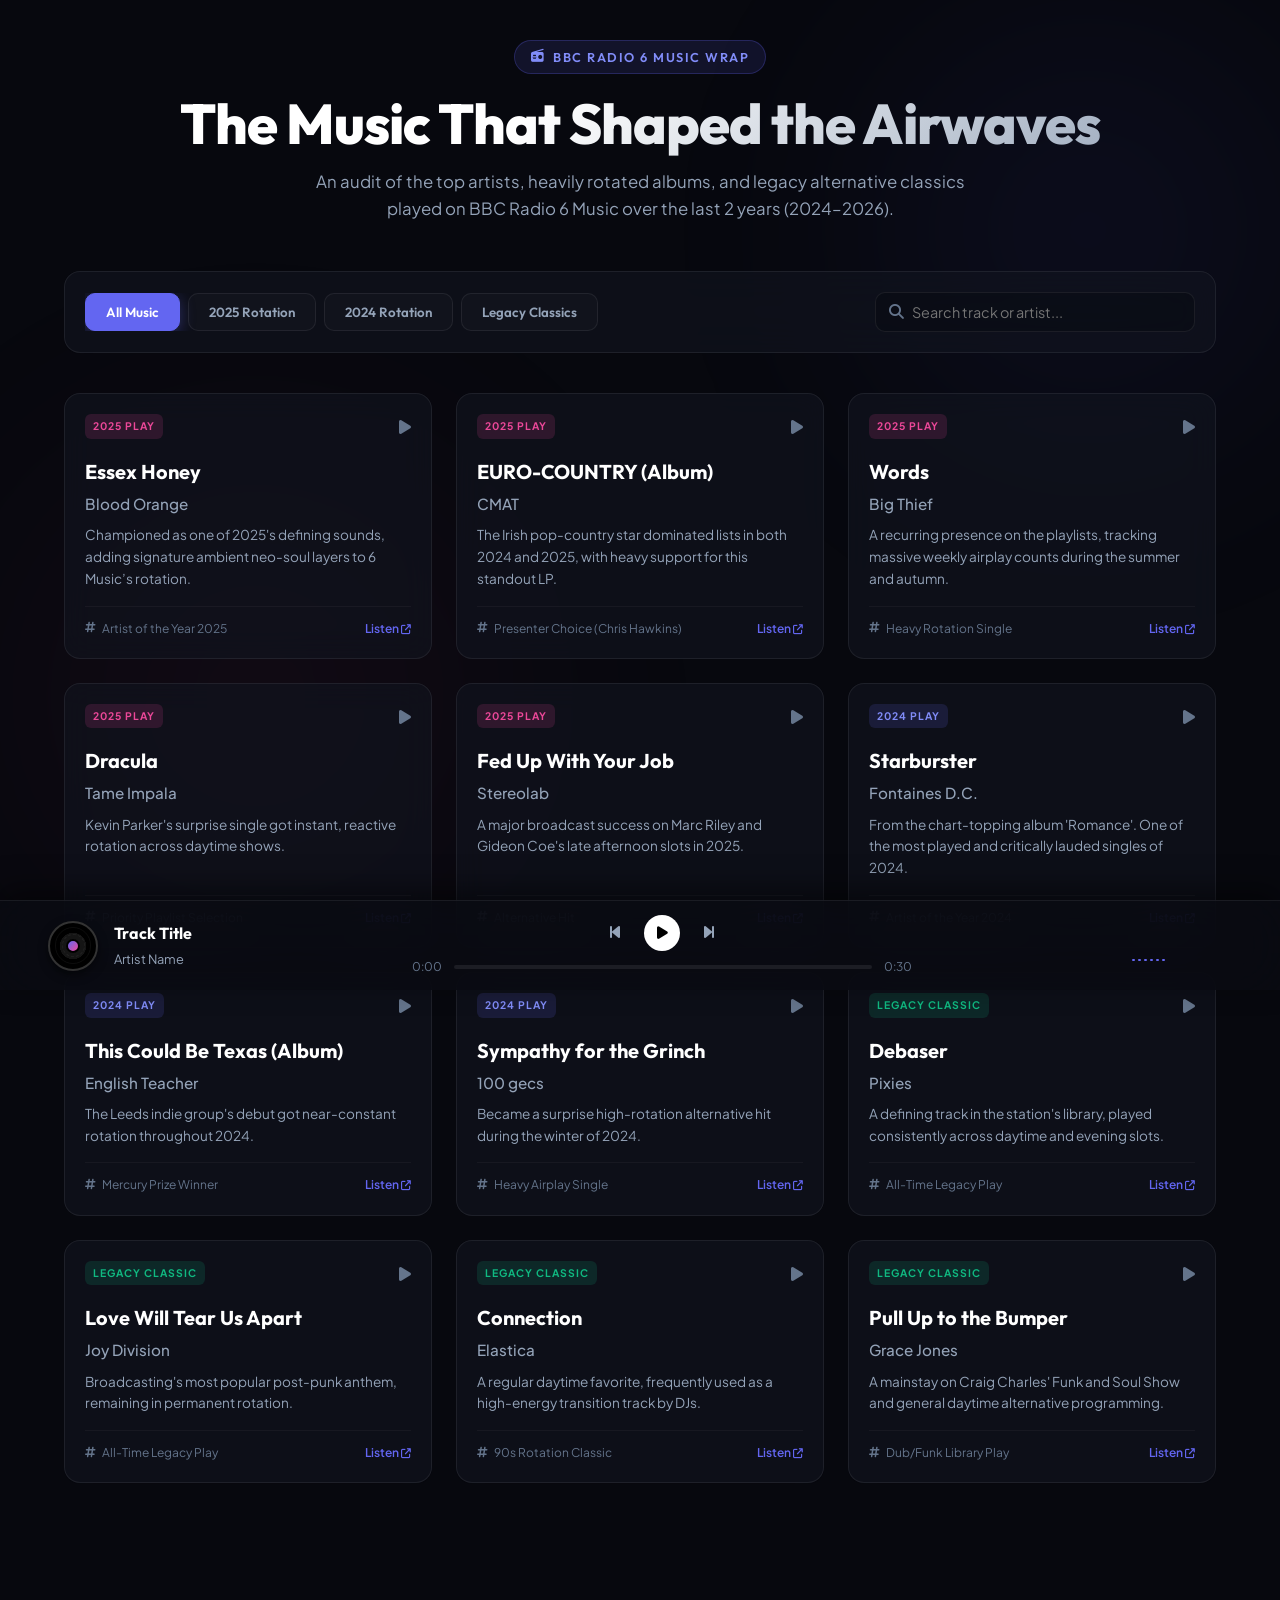
<file: music_summary.html>
<!DOCTYPE html>
<html lang="en">
<head>
    <meta charset="UTF-8">
    <meta name="viewport" content="width=device-width, initial-scale=1.0">
    <title>BBC Radio 6 Music - 2-Year Airplay Wrap</title>
    <meta name="description" content="Explore the top artists, heavily rotated albums, and alternative legacy classics on BBC Radio 6 Music over the last 2 years (2024-2026).">
    
    <!-- Google Fonts -->
    <link rel="preconnect" href="https://fonts.googleapis.com">
    <link rel="preconnect" href="https://fonts.gstatic.com" crossorigin>
    <link href="https://fonts.googleapis.com/css2?family=Outfit:wght@300;400;500;600;700;800&family=Plus+Jakarta+Sans:wght@300;400;500;600;700&display=swap" rel="stylesheet">
    
    <!-- FontAwesome Icons -->
    <link rel="stylesheet" href="https://cdnjs.cloudflare.com/ajax/libs/font-awesome/6.4.0/css/all.min.css">
    
    <style>
        /* ==========================================================================
           Design System & Variables
           ========================================================================== */
        :root {
            --bg-dark: #07080e;
            --bg-card: rgba(18, 20, 32, 0.65);
            --border-glass: rgba(255, 255, 255, 0.07);
            --color-primary: #6366f1; /* Neon Indigo */
            --color-secondary: #ec4899; /* Neon Pink/Magenta */
            --color-accent: #10b981; /* Neon Emerald */
            --text-main: #f1f5f9;
            --text-sub: #94a3b8;
            --text-muted: #64748b;
            --font-heading: 'Outfit', sans-serif;
            --font-body: 'Plus Jakarta Sans', sans-serif;
            --transition: 0.3s cubic-bezier(0.4, 0, 0.2, 1);
        }

        /* ==========================================================================
           Base Styles
           ========================================================================== */
        * {
            box-sizing: border-box;
            margin: 0;
            padding: 0;
        }

        body {
            background-color: var(--bg-dark);
            color: var(--text-main);
            font-family: var(--font-body);
            overflow-x: hidden;
            min-height: 100vh;
            line-height: 1.6;
        }

        /* Ambient Glow Background Orbs */
        .glow-bg {
            position: fixed;
            width: 100vw;
            height: 100vh;
            top: 0;
            left: 0;
            z-index: -1;
            pointer-events: none;
            overflow: hidden;
        }

        .orb {
            position: absolute;
            border-radius: 50%;
            filter: blur(120px);
            opacity: 0.35;
        }

        .orb-indigo {
            width: 50vw;
            height: 50vw;
            top: -10%;
            right: -10%;
            background: radial-gradient(circle, rgba(99, 102, 241, 0.3) 0%, transparent 70%);
        }

        .orb-pink {
            width: 60vw;
            height: 60vw;
            bottom: -20%;
            left: -10%;
            background: radial-gradient(circle, rgba(236, 72, 153, 0.2) 0%, transparent 70%);
        }

        /* Scrollbars */
        ::-webkit-scrollbar {
            width: 8px;
        }
        ::-webkit-scrollbar-track {
            background: rgba(0, 0, 0, 0.2);
        }
        ::-webkit-scrollbar-thumb {
            background: rgba(255, 255, 255, 0.08);
            border-radius: 4px;
        }
        ::-webkit-scrollbar-thumb:hover {
            background: rgba(255, 255, 255, 0.15);
        }

        /* ==========================================================================
           Layout Container
           ========================================================================== */
        .container {
            max-width: 1200px;
            margin: 0 auto;
            padding: 2.5rem 1.5rem 10rem 1.5rem; /* Padding bottom for the fixed player */
        }

        /* ==========================================================================
           Header Styling
           ========================================================================== */
        header {
            text-align: center;
            margin-bottom: 3rem;
            position: relative;
        }

        .header-badge {
            background: rgba(99, 102, 241, 0.12);
            border: 1px solid rgba(99, 102, 241, 0.25);
            color: #818cf8;
            padding: 0.35rem 1rem;
            border-radius: 20px;
            font-family: var(--font-heading);
            font-weight: 600;
            font-size: 0.8rem;
            letter-spacing: 1.5px;
            text-transform: uppercase;
            display: inline-flex;
            align-items: center;
            gap: 0.5rem;
            margin-bottom: 1rem;
        }

        h1 {
            font-family: var(--font-heading);
            font-size: 2.75rem;
            font-weight: 800;
            letter-spacing: -1px;
            line-height: 1.2;
            margin-bottom: 0.75rem;
            background: linear-gradient(135deg, #fff 40%, var(--text-sub) 100%);
            -webkit-background-clip: text;
            -webkit-text-fill-color: transparent;
        }

        @media (min-width: 768px) {
            h1 {
                font-size: 3.5rem;
            }
        }

        .lead-text {
            color: var(--text-sub);
            max-width: 700px;
            margin: 0 auto;
            font-size: 1.05rem;
        }

        /* ==========================================================================
           Dashboard Controls & Navigation
           ========================================================================== */
        .controls-row {
            display: flex;
            flex-direction: column;
            gap: 1.25rem;
            margin-bottom: 2.5rem;
            background: var(--bg-card);
            border: 1px solid var(--border-glass);
            padding: 1.25rem;
            border-radius: 16px;
            backdrop-filter: blur(20px);
            -webkit-backdrop-filter: blur(20px);
        }

        @media (min-width: 768px) {
            .controls-row {
                flex-direction: row;
                align-items: center;
                justify-content: space-between;
            }
        }

        /* Navigation Tabs */
        .nav-tabs {
            display: flex;
            overflow-x: auto;
            gap: 0.5rem;
            scrollbar-width: none; /* Firefox */
        }

        .nav-tabs::-webkit-scrollbar {
            display: none; /* Safari and Chrome */
        }

        .tab-btn {
            background: rgba(255, 255, 255, 0.02);
            border: 1px solid var(--border-glass);
            color: var(--text-sub);
            font-family: var(--font-heading);
            font-weight: 600;
            padding: 0.65rem 1.25rem;
            border-radius: 10px;
            cursor: pointer;
            white-space: nowrap;
            display: flex;
            align-items: center;
            gap: 0.5rem;
            transition: var(--transition);
        }

        .tab-btn:hover {
            background: rgba(255, 255, 255, 0.06);
            color: #fff;
        }

        .tab-btn.active {
            background: var(--color-primary);
            color: #fff;
            border-color: var(--color-primary);
            box-shadow: 0 4px 15px rgba(99, 102, 241, 0.35);
        }

        /* Search Input */
        .search-container {
            position: relative;
            max-width: 100%;
        }

        @media (min-width: 768px) {
            .search-container {
                width: 320px;
            }
        }

        .search-container i {
            position: absolute;
            left: 0.85rem;
            top: 50%;
            transform: translateY(-50%);
            color: var(--text-muted);
            font-size: 0.95rem;
        }

        .search-input {
            width: 100%;
            background: rgba(0, 0, 0, 0.2);
            border: 1px solid var(--border-glass);
            color: #fff;
            padding: 0.65rem 1rem 0.65rem 2.25rem;
            border-radius: 10px;
            font-family: var(--font-body);
            font-size: 0.9rem;
            transition: var(--transition);
        }

        .search-input:focus {
            outline: none;
            border-color: rgba(99, 102, 241, 0.4);
            background: rgba(0, 0, 0, 0.3);
            box-shadow: 0 0 10px rgba(99, 102, 241, 0.15);
        }

        /* ==========================================================================
           Grid Layout & Cards
           ========================================================================== */
        .music-grid {
            display: grid;
            grid-template-columns: 1fr;
            gap: 1.5rem;
        }

        @media (min-width: 640px) {
            .music-grid {
                grid-template-columns: repeat(2, 1fr);
            }
        }

        @media (min-width: 1024px) {
            .music-grid {
                grid-template-columns: repeat(3, 1fr);
            }
        }

        /* Song/Artist Card */
        .music-card {
            background: var(--bg-card);
            border: 1px solid var(--border-glass);
            border-radius: 16px;
            padding: 1.25rem;
            position: relative;
            cursor: pointer;
            backdrop-filter: blur(15px);
            -webkit-backdrop-filter: blur(15px);
            transition: var(--transition);
            display: flex;
            flex-direction: column;
            justify-content: space-between;
            overflow: hidden;
        }

        .music-card::before {
            content: '';
            position: absolute;
            top: 0;
            left: 0;
            width: 100%;
            height: 100%;
            background: linear-gradient(135deg, rgba(99, 102, 241, 0.05) 0%, transparent 100%);
            opacity: 0;
            transition: var(--transition);
        }

        .music-card:hover {
            transform: translateY(-4px);
            border-color: rgba(255, 255, 255, 0.15);
            box-shadow: 0 8px 30px rgba(0, 0, 0, 0.3);
        }

        .music-card:hover::before {
            opacity: 1;
        }

        .music-card.playing {
            border-color: var(--color-primary);
            box-shadow: 0 0 20px rgba(99, 102, 241, 0.2);
        }

        /* Card Content details */
        .card-header-row {
            display: flex;
            justify-content: space-between;
            align-items: flex-start;
            margin-bottom: 1rem;
            z-index: 2;
        }

        .badge-type {
            font-size: 0.65rem;
            font-weight: 700;
            text-transform: uppercase;
            letter-spacing: 1px;
            padding: 0.25rem 0.5rem;
            border-radius: 6px;
        }

        .badge-2025 {
            background: rgba(236, 72, 153, 0.15);
            color: var(--color-secondary);
        }

        .badge-2024 {
            background: rgba(99, 102, 241, 0.15);
            color: #818cf8;
        }

        .badge-classic {
            background: rgba(16, 179, 129, 0.15);
            color: var(--color-accent);
        }

        .play-indicator-icon {
            font-size: 1rem;
            color: var(--text-muted);
            transition: var(--transition);
        }

        .music-card:hover .play-indicator-icon {
            color: #fff;
            transform: scale(1.1);
        }

        .music-card.playing .play-indicator-icon {
            color: var(--color-primary);
            animation: pulse 1.5s infinite;
        }

        @keyframes pulse {
            0% { transform: scale(1); opacity: 1; }
            50% { transform: scale(1.2); opacity: 0.6; }
            100% { transform: scale(1); opacity: 1; }
        }

        .card-details {
            z-index: 2;
            margin-bottom: 1rem;
        }

        .track-title {
            font-family: var(--font-heading);
            font-size: 1.25rem;
            font-weight: 700;
            color: #fff;
            margin-bottom: 0.25rem;
        }

        .artist-name {
            font-size: 0.95rem;
            color: var(--text-sub);
            font-weight: 500;
        }

        .card-footer-info {
            z-index: 2;
            display: flex;
            justify-content: space-between;
            align-items: center;
            border-top: 1px solid rgba(255, 255, 255, 0.04);
            padding-top: 0.75rem;
            margin-top: auto;
        }

        .meta-tag {
            font-size: 0.75rem;
            color: var(--text-muted);
            display: inline-flex;
            align-items: center;
            gap: 0.35rem;
        }

        .btn-link {
            background: none;
            border: none;
            color: var(--color-primary);
            font-size: 0.75rem;
            font-weight: 600;
            cursor: pointer;
            text-decoration: none;
            transition: var(--transition);
        }

        .btn-link:hover {
            color: #fff;
        }

        /* Empty State */
        .empty-state {
            grid-column: 1 / -1;
            text-align: center;
            padding: 4rem 2rem;
            background: var(--bg-card);
            border: 1px solid var(--border-glass);
            border-radius: 20px;
        }

        .empty-state i {
            font-size: 3rem;
            color: var(--text-muted);
            margin-bottom: 1.5rem;
        }

        .empty-state h3 {
            font-family: var(--font-heading);
            font-size: 1.25rem;
            margin-bottom: 0.5rem;
        }

        .empty-state p {
            color: var(--text-sub);
            font-size: 0.9rem;
        }

        /* ==========================================================================
           Interactive Mock Audio Player
           ========================================================================== */
        .player-bar {
            position: fixed;
            bottom: 0;
            left: 0;
            width: 100vw;
            background: rgba(10, 11, 18, 0.85);
            border-top: 1px solid var(--border-glass);
            padding: 1rem 1.5rem;
            backdrop-filter: blur(30px);
            -webkit-backdrop-filter: blur(30px);
            z-index: 1000;
            display: flex;
            flex-direction: column;
            gap: 1rem;
            transform: translateY(100%);
            transition: transform 0.4s cubic-bezier(0.16, 1, 0.3, 1);
            box-shadow: 0 -10px 30px rgba(0, 0, 0, 0.5);
        }

        .player-bar.active {
            transform: translateY(0);
        }

        @media (min-width: 768px) {
            .player-bar {
                flex-direction: row;
                align-items: center;
                justify-content: space-between;
                height: 90px;
                padding: 0 3rem;
            }
        }

        /* Left Section: Track Info & Disc */
        .player-track-info {
            display: flex;
            align-items: center;
            gap: 1rem;
        }

        /* Vinyl Disc Animation */
        .vinyl-container {
            width: 50px;
            height: 50px;
            position: relative;
            display: flex;
            align-items: center;
            justify-content: center;
        }

        .vinyl-disc {
            width: 100%;
            height: 100%;
            border-radius: 50%;
            background: radial-gradient(circle, #2a2a2a 20%, #151515 21%, #151515 40%, #000 41%);
            border: 2px solid #333;
            position: relative;
            box-shadow: 0 4px 10px rgba(0,0,0,0.5);
        }

        /* Grooves on vinyl */
        .vinyl-disc::before {
            content: '';
            position: absolute;
            top: 10%;
            left: 10%;
            right: 10%;
            bottom: 10%;
            border: 1px solid rgba(255,255,255,0.05);
            border-radius: 50%;
        }

        .vinyl-disc::after {
            content: '';
            position: absolute;
            top: 25%;
            left: 25%;
            right: 25%;
            bottom: 25%;
            border: 1px dashed rgba(255,255,255,0.05);
            border-radius: 50%;
        }

        .vinyl-center {
            position: absolute;
            width: 14px;
            height: 14px;
            background: linear-gradient(135deg, var(--color-primary), var(--color-secondary));
            border-radius: 50%;
            border: 2px solid #000;
        }

        .spinning {
            animation: spinVinyl 3.5s linear infinite;
        }

        @keyframes spinVinyl {
            0% { transform: rotate(0deg); }
            100% { transform: rotate(360deg); }
        }

        .player-metadata h4 {
            font-family: var(--font-heading);
            font-size: 1rem;
            color: #fff;
            margin-bottom: 0.15rem;
        }

        .player-metadata p {
            font-size: 0.8rem;
            color: var(--text-sub);
        }

        /* Center Section: Controls & Progress */
        .player-center {
            flex-grow: 1;
            max-width: 500px;
            display: flex;
            flex-direction: column;
            align-items: center;
            gap: 0.4rem;
        }

        .player-controls {
            display: flex;
            align-items: center;
            gap: 1.5rem;
        }

        .btn-control {
            background: none;
            border: none;
            color: var(--text-sub);
            font-size: 1rem;
            cursor: pointer;
            transition: var(--transition);
        }

        .btn-control:hover {
            color: #fff;
        }

        .btn-control-play {
            width: 36px;
            height: 36px;
            border-radius: 50%;
            background: #fff;
            color: #000;
            display: flex;
            align-items: center;
            justify-content: center;
            font-size: 0.9rem;
        }

        .btn-control-play:hover {
            background: var(--color-primary);
            color: #fff;
            transform: scale(1.05);
        }

        .player-progress-container {
            width: 100%;
            display: flex;
            align-items: center;
            gap: 0.75rem;
            font-size: 0.75rem;
            color: var(--text-muted);
        }

        .player-progress-bar {
            flex-grow: 1;
            height: 4px;
            background: rgba(255, 255, 255, 0.08);
            border-radius: 2px;
            position: relative;
            cursor: pointer;
        }

        .player-progress-fill {
            position: absolute;
            top: 0;
            left: 0;
            height: 100%;
            background: linear-gradient(to right, var(--color-primary), var(--color-secondary));
            border-radius: 2px;
            width: 0%;
            transition: width 0.1s linear;
        }

        /* Right Section: Waveform visualizer */
        .player-visualizer {
            display: none;
            align-items: flex-end;
            gap: 3px;
            height: 30px;
            width: 100px;
        }

        @media (min-width: 768px) {
            .player-visualizer {
                display: flex;
            }
        }

        .wave-bar {
            width: 3px;
            background-color: var(--color-primary);
            height: 5%;
            border-radius: 2px;
        }

        .player-bar.playing .wave-bar {
            background-color: var(--color-primary);
            animation: bounce 1.2s ease-in-out infinite alternate;
        }

        .player-bar.playing .wave-bar:nth-child(2) { animation-delay: 0.15s; }
        .player-bar.playing .wave-bar:nth-child(3) { animation-delay: 0.3s; animation-duration: 0.8s; }
        .player-bar.playing .wave-bar:nth-child(4) { animation-delay: 0.45s; }
        .player-bar.playing .wave-bar:nth-child(5) { animation-delay: 0.2s; animation-duration: 1s; }
        .player-bar.playing .wave-bar:nth-child(6) { animation-delay: 0.6s; }

        @keyframes bounce {
            0% { height: 5%; }
            100% { height: 100%; }
        }
    </style>
</head>
<body>

    <!-- Glowing Background Lights -->
    <div class="glow-bg">
        <div class="orb orb-indigo"></div>
        <div class="glow-bg">
            <div class="orb orb-pink"></div>
        </div>
    </div>

    <div class="container">
        <!-- Header -->
        <header>
            <div class="header-badge">
                <i class="fa-solid fa-radio"></i> BBC Radio 6 Music Wrap
            </div>
            <h1>The Music That Shaped the Airwaves</h1>
            <p class="lead-text">
                An audit of the top artists, heavily rotated albums, and legacy alternative classics played on BBC Radio 6 Music over the last 2 years (2024–2026).
            </p>
        </header>

        <!-- Search and Tab Filters -->
        <section class="controls-row">
            <div class="nav-tabs" id="tabsContainer" role="tablist">
                <button class="tab-btn active" data-filter="all" role="tab" aria-selected="true">All Music</button>
                <button class="tab-btn" data-filter="2025" role="tab" aria-selected="false">2025 Rotation</button>
                <button class="tab-btn" data-filter="2024" role="tab" aria-selected="false">2024 Rotation</button>
                <button class="tab-btn" data-filter="classics" role="tab" aria-selected="false">Legacy Classics</button>
            </div>
            
            <div class="search-container">
                <i class="fa-solid fa-magnifying-glass"></i>
                <input type="text" id="searchInput" class="search-input" placeholder="Search track or artist..." aria-label="Search tracks">
            </div>
        </section>

        <!-- Timeline Grid of Cards -->
        <section class="music-grid" id="musicGrid" aria-live="polite">
            <!-- Dynamically Populated -->
        </section>
    </div>

    <!-- Fixed Mock Audio Player -->
    <footer class="player-bar" id="playerBar">
        <div class="player-track-info">
            <div class="vinyl-container">
                <div class="vinyl-disc" id="vinylDisc"></div>
                <div class="vinyl-center"></div>
            </div>
            <div class="player-metadata">
                <h4 id="playerTitle">Track Title</h4>
                <p id="playerArtist">Artist Name</p>
            </div>
        </div>

        <div class="player-center">
            <div class="player-controls">
                <button class="btn-control" aria-label="Previous Track"><i class="fa-solid fa-backward-step"></i></button>
                <button class="btn-control btn-control-play" id="playerPlayBtn" aria-label="Play/Pause"><i class="fa-solid fa-play"></i></button>
                <button class="btn-control" aria-label="Next Track"><i class="fa-solid fa-forward-step"></i></button>
            </div>
            <div class="player-progress-container">
                <span id="playerCurrentTime">0:00</span>
                <div class="player-progress-bar" id="progressBar">
                    <div class="player-progress-fill" id="progressFill"></div>
                </div>
                <span id="playerDuration">0:30</span>
            </div>
        </div>

        <div class="player-visualizer">
            <div class="wave-bar"></div>
            <div class="wave-bar"></div>
            <div class="wave-bar"></div>
            <div class="wave-bar"></div>
            <div class="wave-bar"></div>
            <div class="wave-bar"></div>
        </div>
    </footer>

    <!-- JavaScript Data and Interactive Logic -->
    <script>
        // Data Set
        const songData = [
            {
                id: "1",
                title: "Essex Honey",
                artist: "Blood Orange",
                category: "2025",
                tag: "Artist of the Year 2025",
                description: "Championed as one of 2025's defining sounds, adding signature ambient neo-soul layers to 6 Music’s rotation.",
                soundsLink: "https://www.bbc.co.uk/sounds"
            },
            {
                id: "2",
                title: "EURO-COUNTRY (Album)",
                artist: "CMAT",
                category: "2025",
                tag: "Presenter Choice (Chris Hawkins)",
                description: "The Irish pop-country star dominated lists in both 2024 and 2025, with heavy support for this standout LP.",
                soundsLink: "https://www.bbc.co.uk/sounds"
            },
            {
                id: "3",
                title: "Words",
                artist: "Big Thief",
                category: "2025",
                tag: "Heavy Rotation Single",
                description: "A recurring presence on the playlists, tracking massive weekly airplay counts during the summer and autumn.",
                soundsLink: "https://www.bbc.co.uk/sounds"
            },
            {
                id: "4",
                title: "Dracula",
                artist: "Tame Impala",
                category: "2025",
                tag: "Priority Playlist Selection",
                description: "Kevin Parker's surprise single got instant, reactive rotation across daytime shows.",
                soundsLink: "https://www.bbc.co.uk/sounds"
            },
            {
                id: "5",
                title: "Fed Up With Your Job",
                artist: "Stereolab",
                category: "2025",
                tag: "Alternative Hit",
                description: "A major broadcast success on Marc Riley and Gideon Coe's late afternoon slots in 2025.",
                soundsLink: "https://www.bbc.co.uk/sounds"
            },
            {
                id: "6",
                title: "Starburster",
                artist: "Fontaines D.C.",
                category: "2024",
                tag: "Artist of the Year 2024",
                description: "From the chart-topping album 'Romance'. One of the most played and critically lauded singles of 2024.",
                soundsLink: "https://www.bbc.co.uk/sounds"
            },
            {
                id: "7",
                title: "This Could Be Texas (Album)",
                artist: "English Teacher",
                category: "2024",
                tag: "Mercury Prize Winner",
                description: "The Leeds indie group's debut got near-constant rotation throughout 2024.",
                soundsLink: "https://www.bbc.co.uk/sounds"
            },
            {
                id: "8",
                title: "Sympathy for the Grinch",
                artist: "100 gecs",
                category: "2024",
                tag: "Heavy Airplay Single",
                description: "Became a surprise high-rotation alternative hit during the winter of 2024.",
                soundsLink: "https://www.bbc.co.uk/sounds"
            },
            {
                id: "9",
                title: "Debaser",
                artist: "Pixies",
                category: "classics",
                tag: "All-Time Legacy Play",
                description: "A defining track in the station's library, played consistently across daytime and evening slots.",
                soundsLink: "https://www.bbc.co.uk/sounds"
            },
            {
                id: "10",
                title: "Love Will Tear Us Apart",
                artist: "Joy Division",
                category: "classics",
                tag: "All-Time Legacy Play",
                description: "Broadcasting's most popular post-punk anthem, remaining in permanent rotation.",
                soundsLink: "https://www.bbc.co.uk/sounds"
            },
            {
                id: "11",
                title: "Connection",
                artist: "Elastica",
                category: "classics",
                tag: "90s Rotation Classic",
                description: "A regular daytime favorite, frequently used as a high-energy transition track by DJs.",
                soundsLink: "https://www.bbc.co.uk/sounds"
            },
            {
                id: "12",
                title: "Pull Up to the Bumper",
                artist: "Grace Jones",
                category: "classics",
                tag: "Dub/Funk Library Play",
                description: "A mainstay on Craig Charles' Funk and Soul Show and general daytime alternative programming.",
                soundsLink: "https://www.bbc.co.uk/sounds"
            }
        ];

        // UI State
        let currentFilter = 'all';
        let searchQuery = '';
        let playingSong = null;
        let isPlaying = false;
        let playbackProgress = 0;
        let progressInterval = null;

        // DOM elements
        const musicGrid = document.getElementById('musicGrid');
        const searchInput = document.getElementById('searchInput');
        const tabsContainer = document.getElementById('tabsContainer');
        const playerBar = document.getElementById('playerBar');
        const playerTitle = document.getElementById('playerTitle');
        const playerArtist = document.getElementById('playerArtist');
        const playerPlayBtn = document.getElementById('playerPlayBtn');
        const vinylDisc = document.getElementById('vinylDisc');
        const progressFill = document.getElementById('progressFill');
        const playerCurrentTime = document.getElementById('playerCurrentTime');

        // Initialize App
        renderCards();

        // Search event
        searchInput.addEventListener('input', (e) => {
            searchQuery = e.target.value.trim().toLowerCase();
            renderCards();
        });

        // Tab filters event
        tabsContainer.addEventListener('click', (e) => {
            const btn = e.target.closest('.tab-btn');
            if (!btn) return;

            document.querySelectorAll('.tab-btn').forEach(b => {
                b.classList.remove('active');
                b.setAttribute('aria-selected', 'false');
            });
            btn.classList.add('active');
            btn.setAttribute('aria-selected', 'true');

            currentFilter = btn.dataset.filter;
            renderCards();
        });

        // Render Cards function
        function renderCards() {
            musicGrid.innerHTML = '';

            const filteredData = songData.filter(song => {
                const matchesFilter = currentFilter === 'all' || song.category === currentFilter;
                const matchesSearch = song.title.toLowerCase().includes(searchQuery) ||
                                     song.artist.toLowerCase().includes(searchQuery) ||
                                     song.description.toLowerCase().includes(searchQuery);
                return matchesFilter && matchesSearch;
            });

            if (filteredData.length === 0) {
                musicGrid.innerHTML = `
                    <div class="empty-state">
                        <i class="fa-solid fa-compact-disc"></i>
                        <h3>No tracks found</h3>
                        <p>Adjust your search filters to find other entries in our 6 Music wrap.</p>
                    </div>
                `;
                return;
            }

            filteredData.forEach(song => {
                const isCurrent = playingSong && playingSong.id === song.id;
                
                const card = document.createElement('div');
                card.className = `music-card ${isCurrent && isPlaying ? 'playing' : ''}`;
                card.setAttribute('tabindex', '0');
                card.setAttribute('aria-label', `Play ${song.title} by ${song.artist}`);
                
                card.addEventListener('click', () => handleCardClick(song));
                card.addEventListener('keydown', (e) => {
                    if (e.key === 'Enter' || e.key === ' ') {
                        e.preventDefault();
                        handleCardClick(song);
                    }
                });

                const badgeClass = song.category === '2025' ? 'badge-2025' : 
                                   song.category === '2024' ? 'badge-2024' : 'badge-classic';
                const labelText = song.category === 'classics' ? 'Legacy Classic' : `${song.category} Play`;

                card.innerHTML = `
                    <div class="card-header-row">
                        <span class="badge-type ${badgeClass}">${labelText}</span>
                        <div class="play-indicator-icon">
                            <i class="fa-solid ${isCurrent && isPlaying ? 'fa-pause' : 'fa-play'}"></i>
                        </div>
                    </div>
                    <div class="card-details">
                        <h3 class="track-title">${song.title}</h3>
                        <p class="artist-name">${song.artist}</p>
                        <p style="font-size: 0.85rem; color: var(--text-sub); margin-top: 0.5rem;">${song.description}</p>
                    </div>
                    <div class="card-footer-info">
                        <span class="meta-tag"><i class="fa-solid fa-hashtag"></i> ${song.tag}</span>
                        <a href="${song.soundsLink}" target="_blank" class="btn-link" onclick="event.stopPropagation()">
                            Listen <i class="fa-solid fa-arrow-up-right-from-square" style="font-size: 0.65rem;"></i>
                        </a>
                    </div>
                `;

                musicGrid.appendChild(card);
            });
        }

        // Handle card click
        function handleCardClick(song) {
            if (playingSong && playingSong.id === song.id) {
                // Toggle play/pause
                togglePlayback();
            } else {
                // Load and play new song
                playingSong = song;
                isPlaying = true;
                playbackProgress = 0;
                
                playerTitle.textContent = song.title;
                playerArtist.textContent = song.artist;
                playerPlayBtn.innerHTML = '<i class="fa-solid fa-pause"></i>';
                
                playerBar.classList.add('active');
                playerBar.classList.add('playing');
                vinylDisc.classList.add('spinning');
                
                startProgressTimer();
                renderCards();
            }
        }

        // Play/Pause Action
        playerPlayBtn.addEventListener('click', togglePlayback);

        function togglePlayback() {
            if (!playingSong) return;

            isPlaying = !isPlaying;
            if (isPlaying) {
                playerPlayBtn.innerHTML = '<i class="fa-solid fa-pause"></i>';
                playerBar.classList.add('playing');
                vinylDisc.classList.add('spinning');
                startProgressTimer();
            } else {
                playerPlayBtn.innerHTML = '<i class="fa-solid fa-play"></i>';
                playerBar.classList.remove('playing');
                vinylDisc.classList.remove('spinning');
                clearInterval(progressInterval);
            }
            renderCards();
        }

        // Mock Progress Slider
        function startProgressTimer() {
            clearInterval(progressInterval);
            progressInterval = setInterval(() => {
                if (playbackProgress >= 100) {
                    // Reset on completion
                    playbackProgress = 0;
                    isPlaying = false;
                    playerPlayBtn.innerHTML = '<i class="fa-solid fa-play"></i>';
                    playerBar.classList.remove('playing');
                    vinylDisc.classList.remove('spinning');
                    clearInterval(progressInterval);
                    renderCards();
                } else {
                    playbackProgress += 3.33; // Mock 30 seconds total (10% every 3s, so ~3.33% per second)
                    progressFill.style.width = `${playbackProgress}%`;
                    
                    // Calc display time
                    const totalSecs = Math.min(30, Math.floor((playbackProgress / 100) * 30));
                    const secondsStr = totalSecs < 10 ? `0${totalSecs}` : totalSecs;
                    playerCurrentTime.textContent = `0:${secondsStr}`;
                }
            }, 1000);
        }
    </script>
</body>
</html>
</file>
